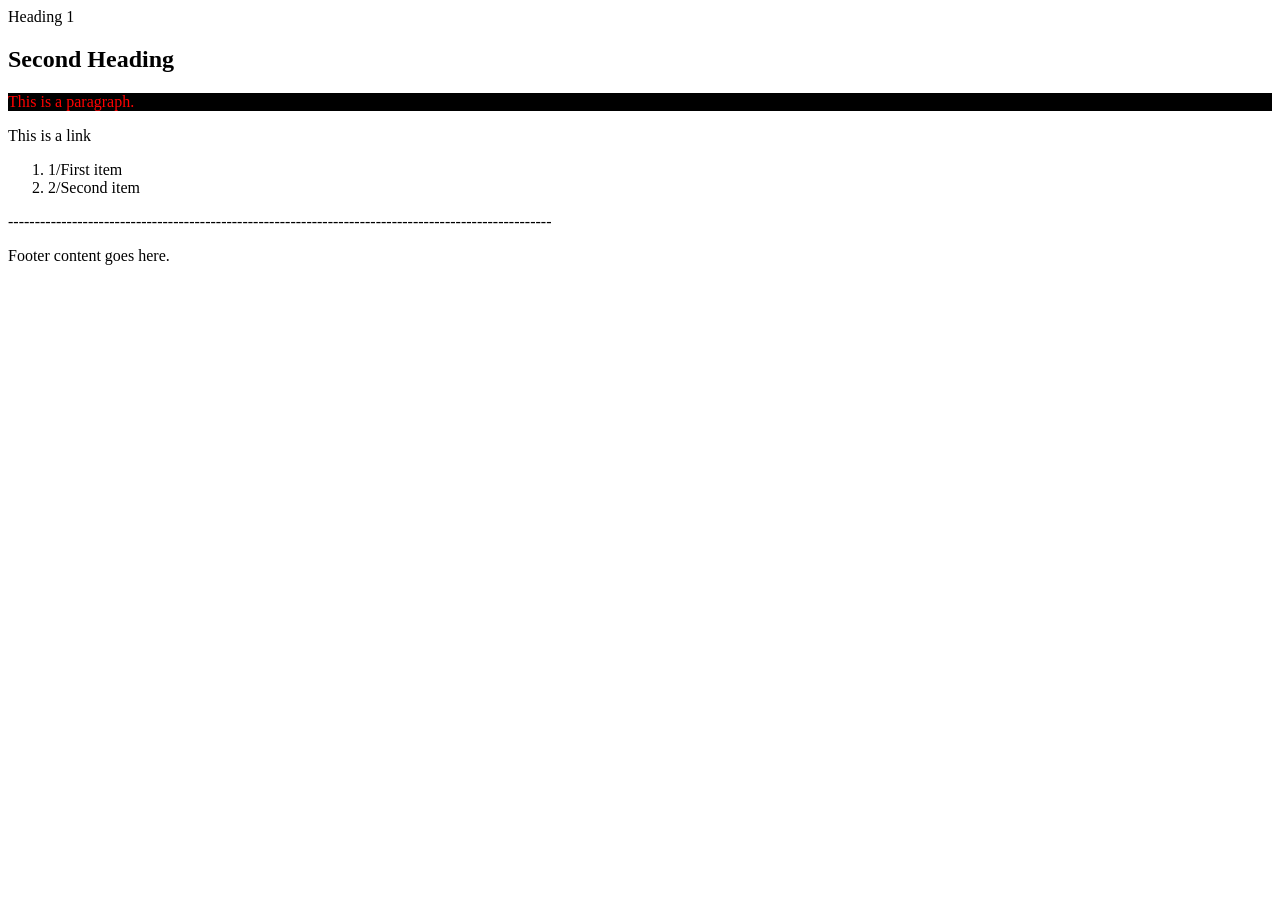
<file: day1/index.html>
<!DOCTYPE html>
<html lang="en">
<head>
    <meta charset="UTF-8">
    <meta name="viewport" content="width=device-width, initial-scale=1.0">
    <title>Document</title>
</head>
<body>
    <h>Heading 1</h>
    <h2>Second Heading</h2>

    <p style="color: red; background-color: black;">This is a paragraph.</p>
    <a herf="https://www.example.com" target="_blank">This is a link</a>
    <ol>
        <li>1/First item</li>
        <li>2/Second item</li>
    </ol>
    <p>------------------------------------------------------------------------------------------------------</p>
</body>
<footer>
    <p>Footer content goes here.</p>
</footer>
</html>
</file>
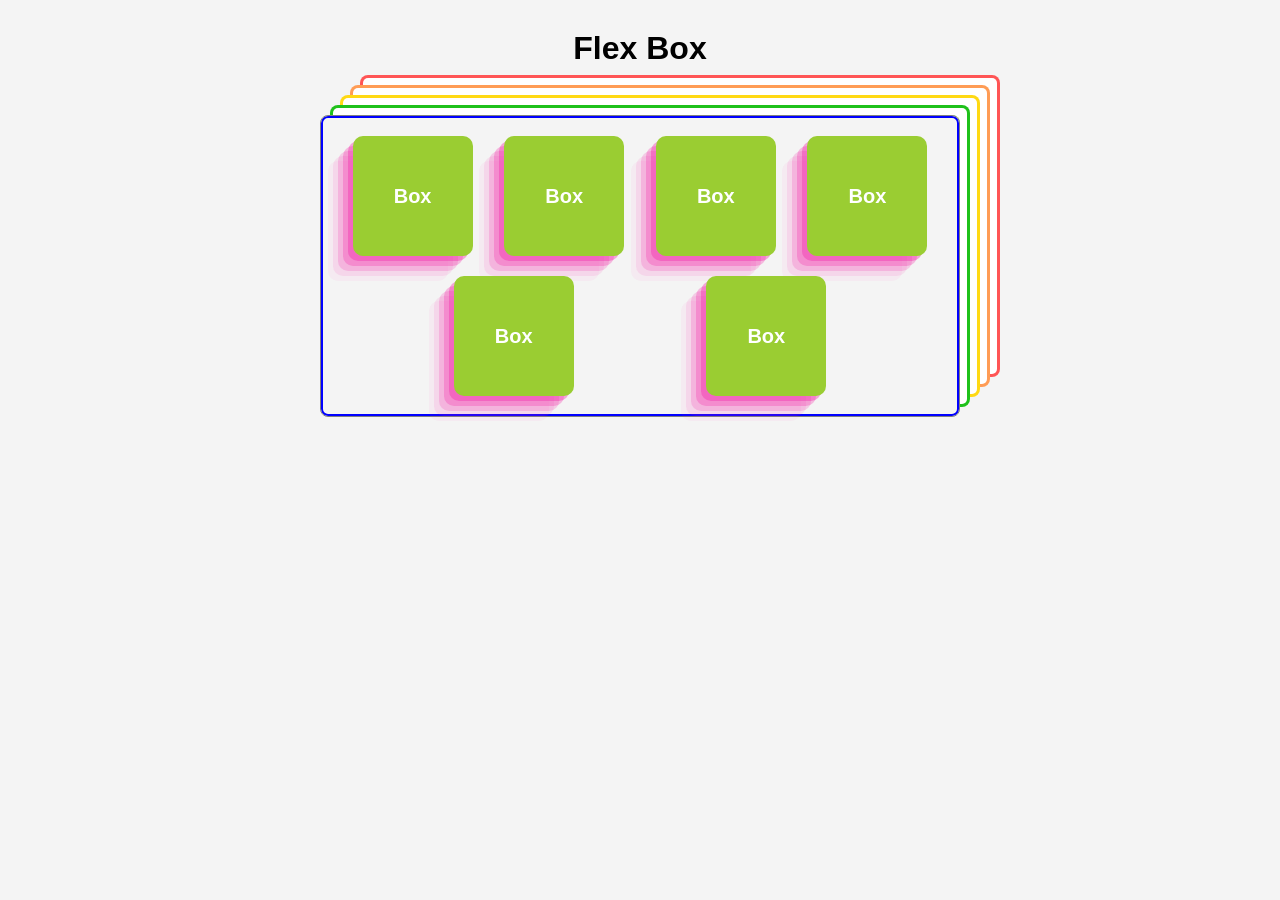
<file: day4/index.html>
<!DOCTYPE html>
<html lang="en">
<head>
    <meta charset="UTF-8">
    <meta name="viewport" content="width=device-width, initial-scale=1.0">
    <title>Flexbox Example</title>

    <style>
        * {
            margin: 0;
            padding: 0;
            box-sizing: border-box;
        }

        body {
            font-family: Arial, sans-serif;
            background-color: #f4f4f4;
        }

        h1 {
            text-align: center;
            margin: 30px 0;
        }

        .container {
            width: 50%;
            margin: auto;
            padding: 20px;
            border: 1px solid gray;
            border-radius: 8px;

            display: flex;
            flex-wrap: wrap;
            justify-content: space-evenly;
            gap: 20px;

            box-shadow: blue 0px 0px 0px 2px inset, rgb(255, 255, 255) 10px -10px 0px -3px, rgb(31, 193, 27) 10px -10px, rgb(255, 255, 255) 20px -20px 0px -3px, rgb(255, 217, 19) 20px -20px, rgb(255, 255, 255) 30px -30px 0px -3px, rgb(255, 156, 85) 30px -30px, rgb(255, 255, 255) 40px -40px 0px -3px, rgb(255, 85, 85) 40px -40px;
            

        }

        .child {
            width: 120px;
            height: 120px;

            display: flex;
            justify-content: center;
            align-items: center;

            background-color: yellowgreen;
            border-radius: 10px;
            color: white;
            font-size: 20px;
            font-weight: bold;

            box-shadow:
                rgba(240, 46, 170, 0.4) -5px 5px,
                rgba(240, 46, 170, 0.3) -10px 10px,
                rgba(240, 46, 170, 0.2) -15px 15px,
                rgba(240, 46, 170, 0.1) -20px 20px,
                rgba(240, 46, 170, 0.05) -25px 25px;
        }
    </style>
</head>

<body>

    <h1>Flex Box</h1>

    <br>

    <div class="container">
        <div class="child">Box</div>
        <div class="child">Box</div>
        <div class="child">Box</div>
        <div class="child">Box</div>
        <div class="child">Box</div>
        <div class="child">Box</div>
    </div>

</body>
</html>
</file>
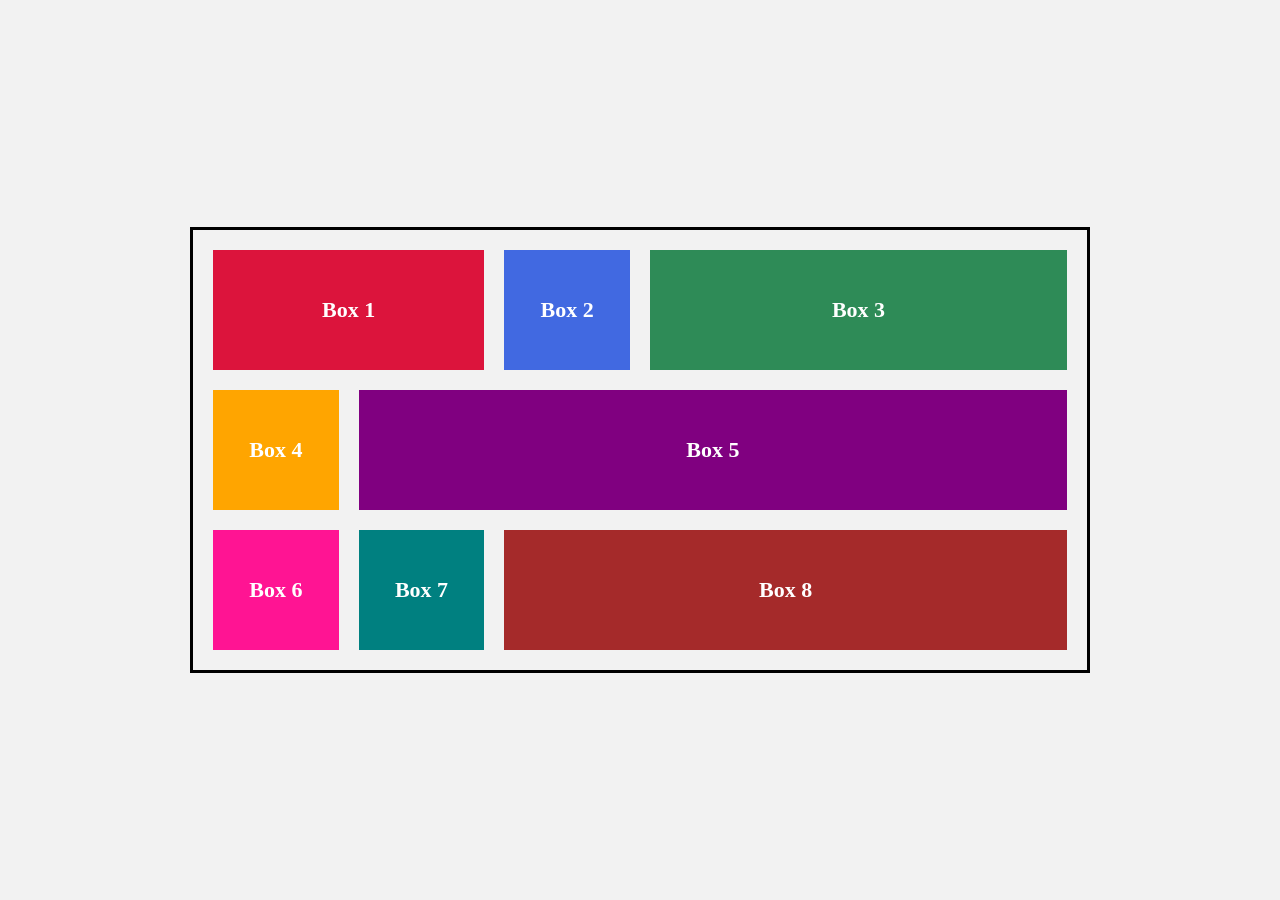
<file: day5/index.html>
<!DOCTYPE html>
<html lang="en">
<head>
    <meta charset="UTF-8">
    <meta name="viewport" content="width=device-width, initial-scale=1.0">
    <title>Grid Layout</title>
     <link rel="stylesheet" href="index.css">
</head>
<body>

<div id="parent">
    <div id="child1">Box 1</div>
    <div id="child2">Box 2</div>
    <div id="child3">Box 3</div>
    <div id="child4">Box 4</div>
    <div id="child5">Box 5</div>
    <div id="child6">Box 6</div>
    <div id="child7">Box 7</div>
    <div id="child8">Box 8</div>
</div>

</body>
</html>
</file>
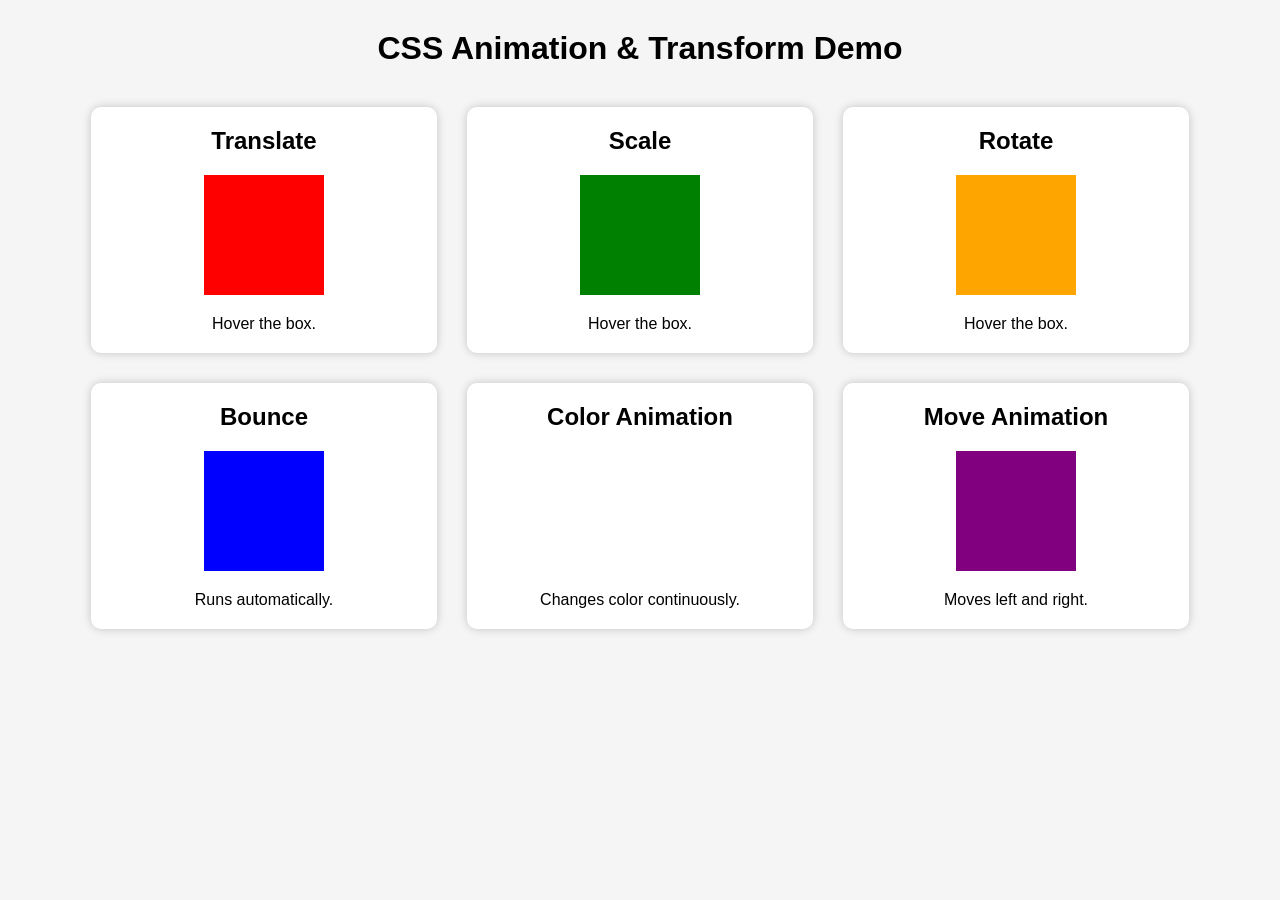
<file: day7/index.html>
<!DOCTYPE html>
<html lang="en">
<head>
<meta charset="UTF-8">
<meta name="viewport" content="width=device-width, initial-scale=1.0">
<title>CSS Animation Demo</title>
<link rel="stylesheet" href="style.css">

</head>

<body>

<h1>CSS Animation & Transform Demo</h1>

<div class="container">

<div class="card">
<h2>Translate</h2>
<div class="box translate"></div>
<p>Hover the box.</p>
</div>

<div class="card">
<h2>Scale</h2>
<div class="box scale"></div>
<p>Hover the box.</p>
</div>

<div class="card">
<h2>Rotate</h2>
<div class="box rotate"></div>
<p>Hover the box.</p>
</div>

<div class="card">
<h2>Bounce</h2>
<div class="box bounce"></div>
<p>Runs automatically.</p>
</div>

<div class="card">
<h2>Color Animation</h2>
<div class="box color"></div>
<p>Changes color continuously.</p>
</div>

<div class="card">
<h2>Move Animation</h2>
<div class="box move"></div>
<p>Moves left and right.</p>
</div>

</div>

</body>
</html>
</file>
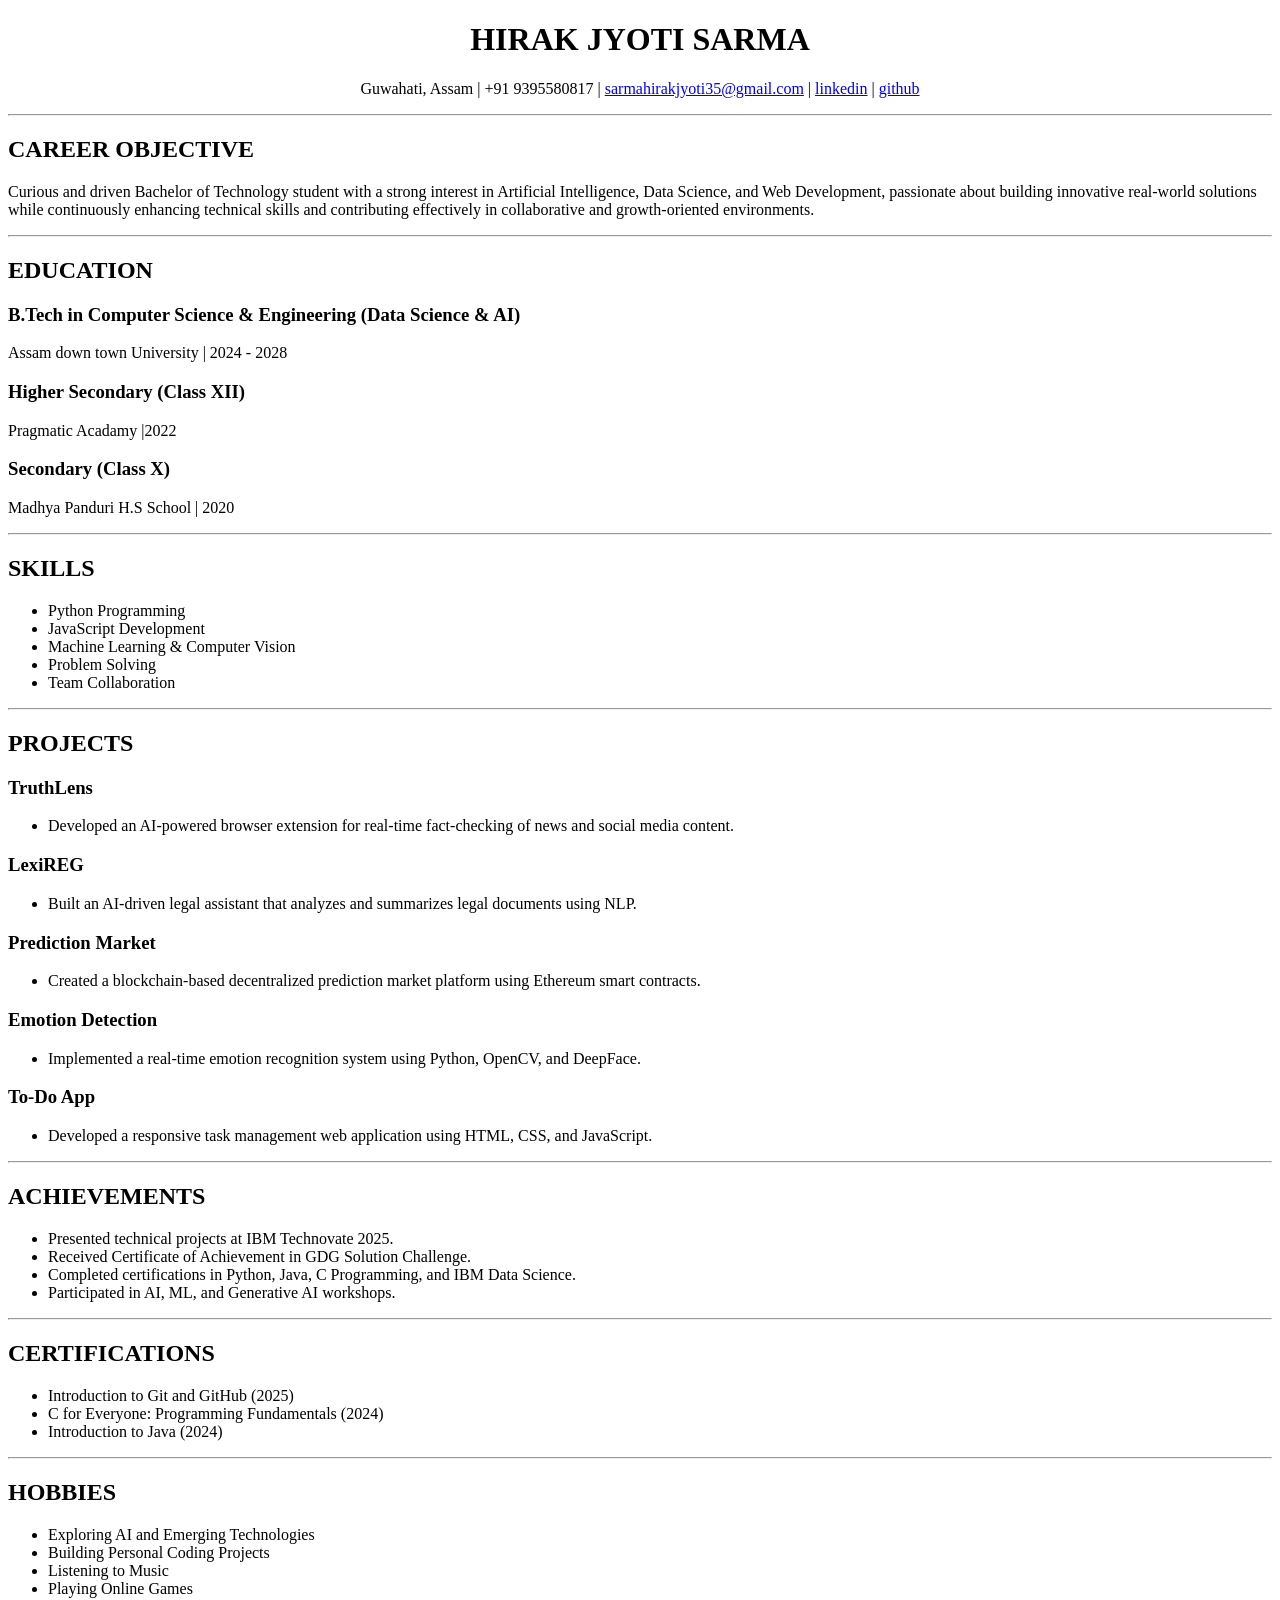
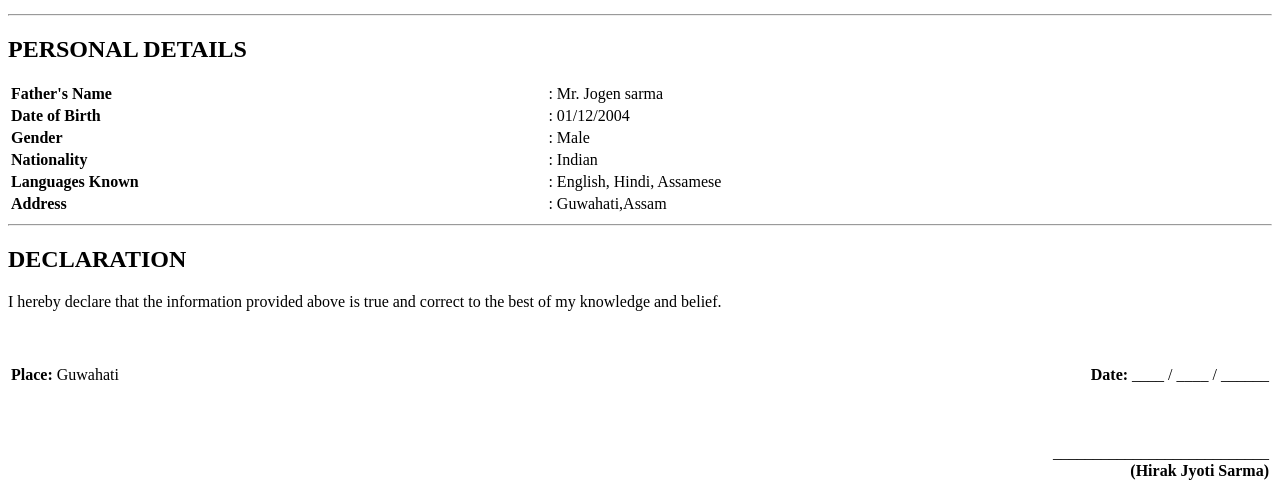
<file: day2/resume.html>
<!DOCTYPE html>
<html lang="en">
<head>
    <meta charset="UTF-8">
    <meta name="viewport" content="width=device-width, initial-scale=1.0">
    <title>Resume</title>
</head>
<body>

    <center>
        <h1>HIRAK JYOTI SARMA</h1>
        <p>
            Guwahati, Assam |
            +91 9395580817 |
            <a href="sarmahirakjyoti35@gmail.com" target="_blank">sarmahirakjyoti35@gmail.com</a> |
            <a href="https://www.linkedin.com/in/hirak-jyoti-sarma-06604a267/" target="_blank">linkedin</a> |
            <a href=" https://github.com/Hirak505" target="_blank">github</a>
        </p>
    </center>

    <hr>

    
    <h2>CAREER OBJECTIVE</h2>
    <p>
        Curious and driven Bachelor of Technology student with a strong interest
        in Artificial Intelligence, Data Science, and Web Development, passionate
        about building innovative real-world solutions while continuously
        enhancing technical skills and contributing effectively in collaborative
        and growth-oriented environments.
    </p>

    <hr>

    
    <h2>EDUCATION</h2>

    <h3>B.Tech in Computer Science & Engineering (Data Science & AI)</h3>
    <p>Assam down town University | 2024 - 2028</p>

    <h3>Higher Secondary (Class XII)</h3>
    <p>Pragmatic Acadamy                                |2022</p>

    <h3>Secondary (Class X)</h3>
    <p>Madhya Panduri H.S School | 2020</p>

    <hr>

    <h2>SKILLS</h2>

    <ul>
        <li>Python Programming</li>
        <li>JavaScript Development</li>
        <li>Machine Learning & Computer Vision</li>
        <li>Problem Solving</li>
        <li>Team Collaboration</li>
    </ul>

    <hr>

   
    <h2>PROJECTS</h2>

    <h3>TruthLens</h3>
    <ul>
        <li>Developed an AI-powered browser extension for real-time fact-checking of news and social media content.</li>
    </ul>

    <h3>LexiREG</h3>
    <ul>
        <li>Built an AI-driven legal assistant that analyzes and summarizes legal documents using NLP.</li>
    </ul>

    <h3>Prediction Market</h3>
    <ul>
        <li>Created a blockchain-based decentralized prediction market platform using Ethereum smart contracts.</li>
    </ul>

    <h3>Emotion Detection</h3>
    <ul>
        <li>Implemented a real-time emotion recognition system using Python, OpenCV, and DeepFace.</li>
    </ul>

    <h3>To-Do App</h3>
    <ul>
        <li>Developed a responsive task management web application using HTML, CSS, and JavaScript.</li>
    </ul>

    <hr>

   
    <h2>ACHIEVEMENTS</h2>

    <ul>
        <li>Presented technical projects at IBM Technovate 2025.</li>
        <li>Received Certificate of Achievement in GDG Solution Challenge.</li>
        <li>Completed certifications in Python, Java, C Programming, and IBM Data Science.</li>
        <li>Participated in AI, ML, and Generative AI workshops.</li>
    </ul>

    <hr>

   
    <h2>CERTIFICATIONS</h2>

    <ul>
        <li>Introduction to Git and GitHub (2025)</li>
        <li>C for Everyone: Programming Fundamentals (2024)</li>
        <li>Introduction to Java (2024)</li>
    </ul>

    <hr>

  
    <h2>HOBBIES</h2>

    <ul>
        <li>Exploring AI and Emerging Technologies</li>
        <li>Building Personal Coding Projects</li>
        <li>Listening to Music</li>
        <li>Playing Online Games</li>
    </ul>

</body>
<footer>
    <hr>

<h2>PERSONAL DETAILS</h2>

<table width="100%">
    <tr>
        <td><strong>Father's Name</strong></td>
        <td>: Mr. Jogen sarma</td>
    </tr>

    <tr>
        <td><strong>Date of Birth</strong></td>
        <td>: 01/12/2004</td>
    </tr>

    <tr>
        <td><strong>Gender</strong></td>
        <td>: Male</td>
    </tr>

    <tr>
        <td><strong>Nationality</strong></td>
        <td>: Indian</td>
    </tr>

    <tr>
        <td><strong>Languages Known</strong></td>
        <td>: English, Hindi, Assamese</td>
    </tr>

    <tr>
        <td><strong>Address</strong></td>
        <td>: Guwahati,Assam</td>
    </tr>
</table>

<hr>


<h2>DECLARATION</h2>

<p>
    I hereby declare that the information provided above is true and correct
    to the best of my knowledge and belief.
</p>

<br><br>

<table width="100%">
    <tr>
        <td>
            <strong>Place:</strong> Guwahati
        </td>

        <td align="right">
            <strong>Date:</strong> ____ / ____ / ______
        </td>
    </tr>
</table>

<br><br><br>

<table width="100%">
    <tr>
        <td></td>

        <td align="right">
            ___________________________<br>
            <strong>(Hirak Jyoti Sarma)</strong>
        </td>
    </tr>
</table>
</footer>
</html>
</file>
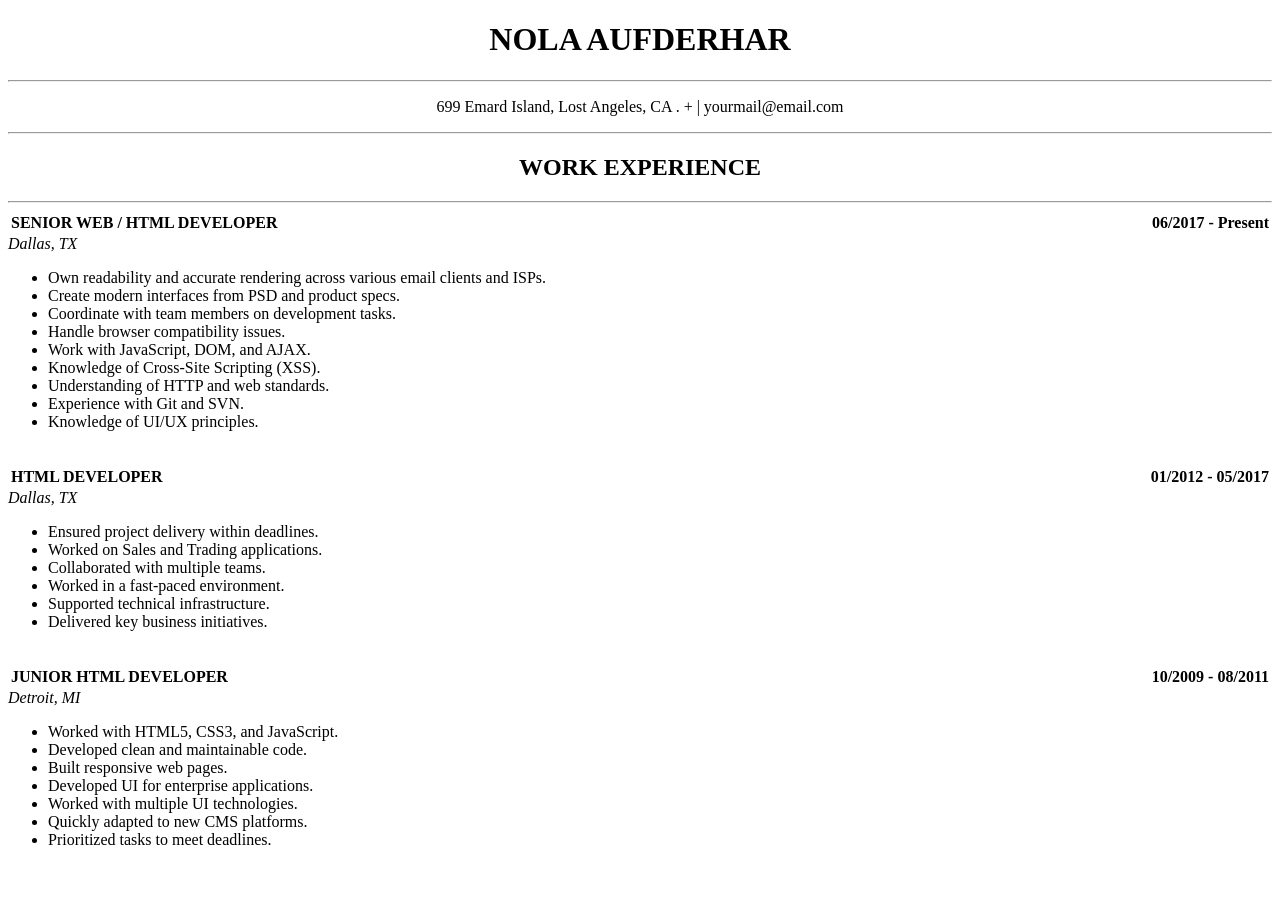
<file: day2/resume2.html>
<!DOCTYPE html>
<html lang="en">
<head>
    <meta charset="UTF-8">
    <title>Resume</title>
</head>
<body>

    <center>
        <h1>NOLA AUFDERHAR</h1>
        <hr size="2">
        <p>
            699 Emard Island, Lost Angeles, CA .
            + |
            yourmail@email.com
        </p>
        <hr size="2">
    </center>

    <center>
        <h2>WORK EXPERIENCE</h2>
    </center>

    <hr>

    <table width="100%">
        <tr>
            <td><b>SENIOR WEB / HTML DEVELOPER</b></td>
            <td align="right"><b>06/2017 - Present</b></td>
        </tr>
    </table>

    <i>Dallas, TX</i>

    <ul>
        <li>Own readability and accurate rendering across various email clients and ISPs.</li>
        <li>Create modern interfaces from PSD and product specs.</li>
        <li>Coordinate with team members on development tasks.</li>
        <li>Handle browser compatibility issues.</li>
        <li>Work with JavaScript, DOM, and AJAX.</li>
        <li>Knowledge of Cross-Site Scripting (XSS).</li>
        <li>Understanding of HTTP and web standards.</li>
        <li>Experience with Git and SVN.</li>
        <li>Knowledge of UI/UX principles.</li>
    </ul>

    <br>

    <table width="100%">
        <tr>
            <td><b>HTML DEVELOPER</b></td>
            <td align="right"><b>01/2012 - 05/2017</b></td>
        </tr>
    </table>

    <i>Dallas, TX</i>

    <ul>
        <li>Ensured project delivery within deadlines.</li>
        <li>Worked on Sales and Trading applications.</li>
        <li>Collaborated with multiple teams.</li>
        <li>Worked in a fast-paced environment.</li>
        <li>Supported technical infrastructure.</li>
        <li>Delivered key business initiatives.</li>
    </ul>

    <br>

    <table width="100%">
        <tr>
            <td><b>JUNIOR HTML DEVELOPER</b></td>
            <td align="right"><b>10/2009 - 08/2011</b></td>
        </tr>
    </table>

    <i>Detroit, MI</i>

    <ul>
        <li>Worked with HTML5, CSS3, and JavaScript.</li>
        <li>Developed clean and maintainable code.</li>
        <li>Built responsive web pages.</li>
        <li>Developed UI for enterprise applications.</li>
        <li>Worked with multiple UI technologies.</li>
        <li>Quickly adapted to new CMS platforms.</li>
        <li>Prioritized tasks to meet deadlines.</li>
    </ul>

</body>
</html>
</file>
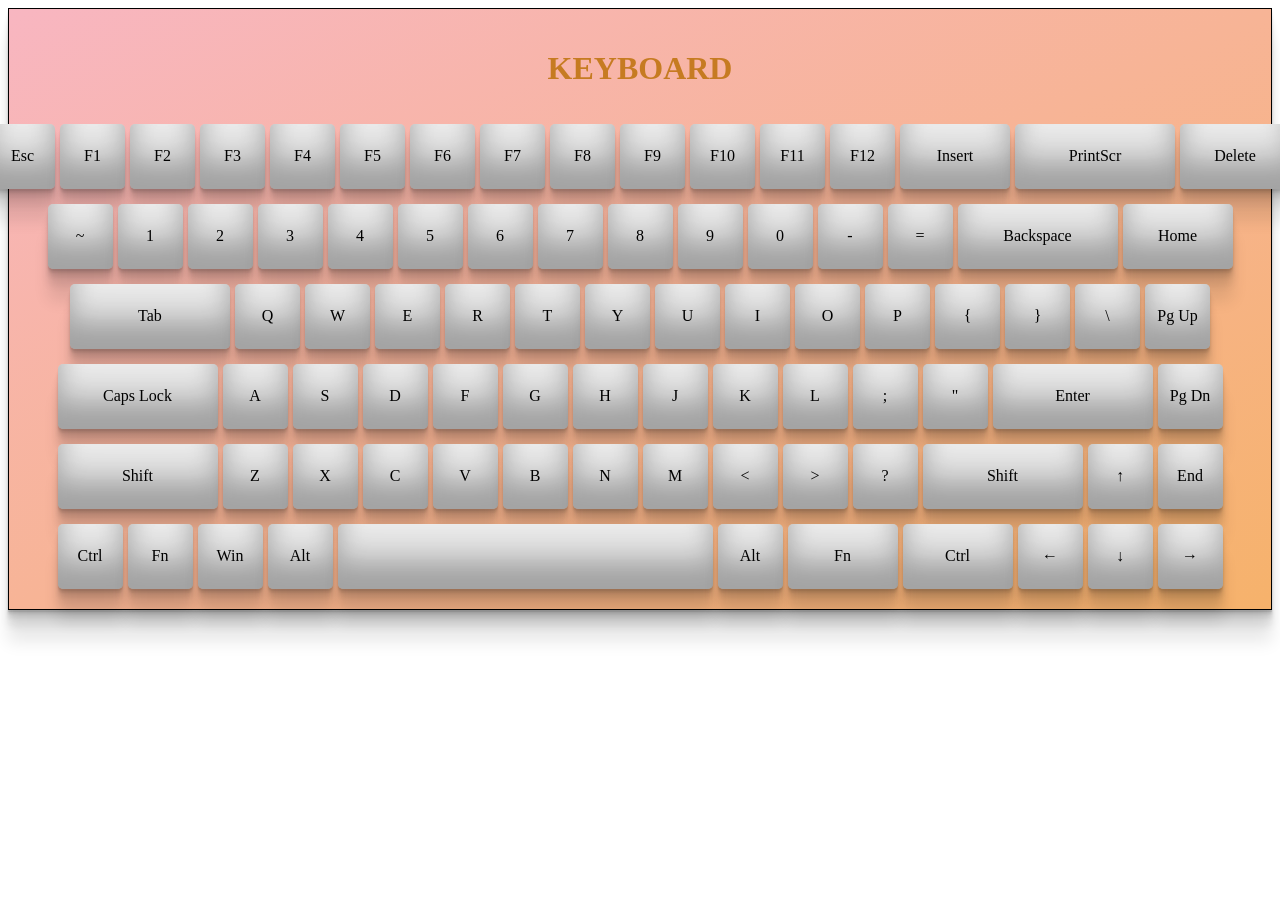
<file: day4/assignment1.html>
<!DOCTYPE html>
<html lang="en">
<head>
    <meta charset="UTF-8">
    <meta name="viewport" content="width=device-width, initial-scale=1.0">
    <title>Assignment</title>
    <style>
        .container {
            display : flex;
            justify-content : center;
            align-items : center;
            flex-direction : column;
            padding: 20px;
            background: linear-gradient(to bottom right, #f8b6c1, #f6b26b);
             gap: 15px; 
             border : 1px solid #000;
           box-shadow: rgba(0, 0, 0, 0.09) 0px 2px 1px, rgba(0, 0, 0, 0.09) 0px 4px 2px, rgba(0, 0, 0, 0.09) 0px 8px 4px, rgba(0, 0, 0, 0.09) 0px 16px 8px, rgba(0, 0, 0, 0.09) 0px 32px 16px;
        }
        .row{
            display:flex;
            gap:5px;
            }
        h1{
            color:rgb(198,123,33);
        }
        
        .key{
            width: 65px;
            height: 65px;
            background-color : rgb(255, 255, 255);
            justify-content : center;
            align-items : center;
            display : flex;
            border-radius : 5px;

            box-shadow: rgba(0, 0, 0, 0.17) 0px -23px 25px 0px inset, rgba(0, 0, 0, 0.15) 0px -36px 30px 0px inset, rgba(0, 0, 0, 0.1) 0px -79px 40px 0px inset, rgba(0, 0, 0, 0.06) 0px 2px 1px, rgba(0, 0, 0, 0.09) 0px 4px 2px, rgba(0, 0, 0, 0.09) 0px 8px 4px, rgba(0, 0, 0, 0.09) 0px 16px 8px, rgba(0, 0, 0, 0.09) 0px 32px 16px;
        }
        .wide{
            width:110px;
        }   

        .extra-wide{
             width:160px;
        }

        .space{
             width:375px;
        }

    </style>
</head>
<body>
    <div class ="container">
        <h1>KEYBOARD</h1>
         

        <div class="row">
             <div class="key">Esc</div>
             <div class="key">F1</div>
             <div class="key">F2</div>
             <div class="key">F3</div>
             <div class="key">F4</div>
             <div class="key">F5</div>
             <div class="key">F6</div>
             <div class="key">F7</div>
             <div class="key">F8</div>
             <div class="key">F9</div>
             <div class="key">F10</div>
             <div class="key">F11</div>
             <div class="key">F12</div>
             <div class="key wide">Insert</div>
             <div class="key extra-wide">PrintScr</div>
             <div class="key wide">Delete</div>
        </div>
        <div class="row">
             <div class="key">~</div>
             <div class="key">1</div>
             <div class="key">2</div>
             <div class="key">3</div>
             <div class="key">4</div>
             <div class="key">5</div>
             <div class="key">6</div>
             <div class="key">7</div>
             <div class="key">8</div>
             <div class="key">9</div>
             <div class="key">0</div>
             <div class="key">-</div>
             <div class="key">=</div>
             <div class="key extra-wide">Backspace</div>
             <div class="key wide">Home</div>
        </div>
        <div class="row">
             <div class="key extra-wide">Tab</div>
             <div class="key">Q</div>
             <div class="key">W</div>
             <div class="key">E</div>
             <div class="key">R</div>
             <div class="key">T</div>
             <div class="key">Y</div>
             <div class="key">U</div>
             <div class="key">I</div>
             <div class="key">O</div>
             <div class="key">P</div>
             <div class="key">{</div>
             <div class="key">}</div>
             <div class="key">\</div>
             <div class="key">Pg Up</div>
        </div>
        <div class="row">
             <div class="key extra-wide">Caps Lock</div>
             <div class="key">A</div>
             <div class="key">S</div>
             <div class="key">D</div>
             <div class="key">F</div>
             <div class="key">G</div>
             <div class="key">H</div>
             <div class="key">J</div>
             <div class="key">K</div>
             <div class="key">L</div>
             <div class="key">;</div>
             <div class="key">"</div>
             <div class="key extra-wide">Enter</div>
             <div class="key">Pg Dn</div>
        </div>
        <div class="row">
             <div class="key extra-wide">Shift</div>
             <div class="key">Z</div>
             <div class="key">X</div>
             <div class="key">C</div>
             <div class="key">V</div>
             <div class="key">B</div>
             <div class="key">N</div>
             <div class="key">M</div>
             <div class="key"><</div>
             <div class="key">></div>
             <div class="key">?</div>
             <div class="key extra-wide">Shift</div>
             <div class="key">↑</div>
             <div class="key">End</div>
        </div>
        <div class="row">
             <div class="key">Ctrl</div>
             <div class="key">Fn</div>
             <div class="key">Win</div>
             <div class="key">Alt</div>
             <div class="key space"></div>
             <div class="key">Alt</div>
             <div class="key wide">Fn</div>
             <div class="key wide">Ctrl</div>
             <div class="key">←</div>
             <div class="key">↓</div>
             <div class="key">→</div>
        </div>


    </div>
   
    
</body>
</html>
</file>
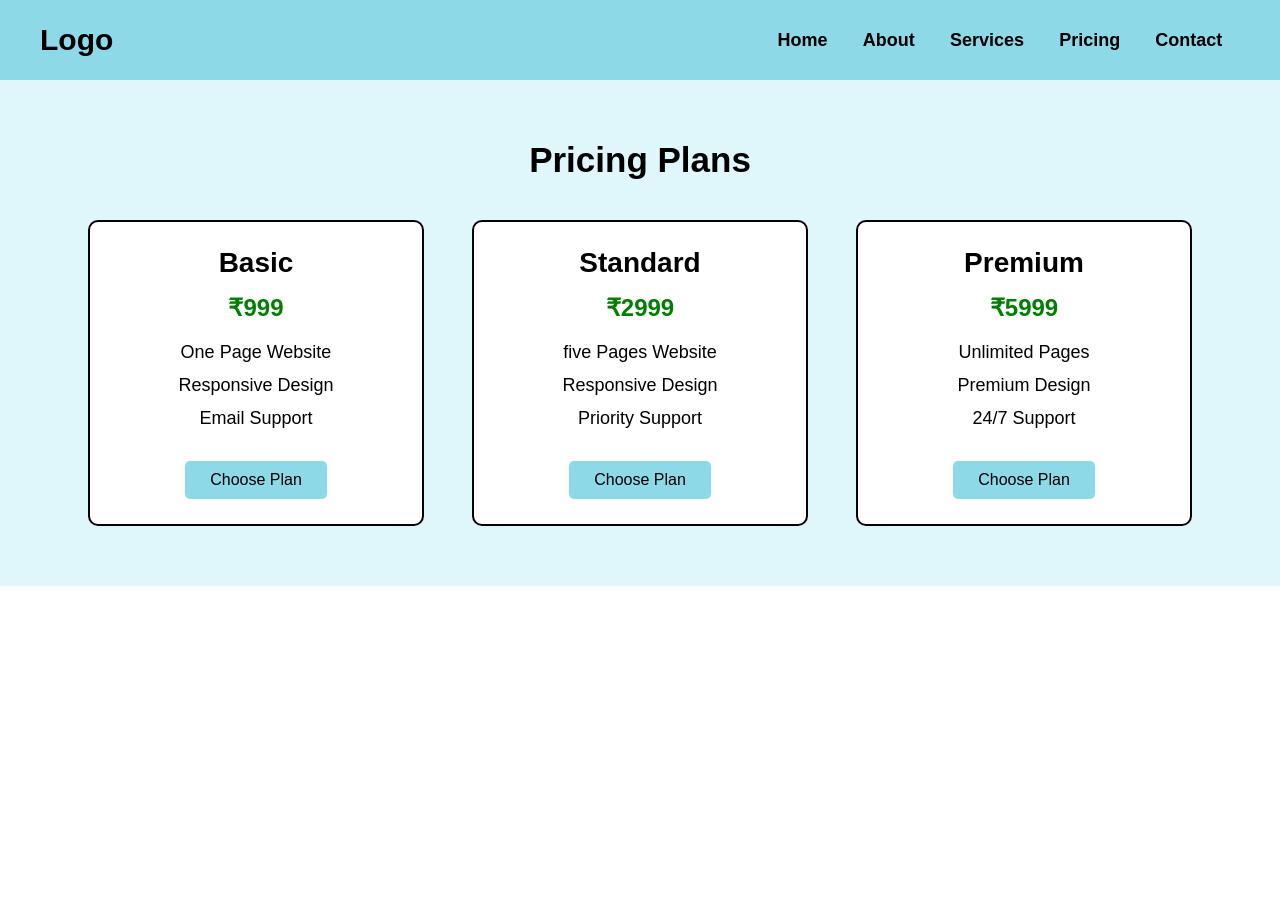
<file: day6/Pricing.html>
<DOCTYPE html>
 <html lang="en">
 <head>
    <meta charset="UTF-8">
    <meta name="viewport" content="width=device-width, initial-scale=1.0">
    <title>Document</title>
      <link rel="stylesheet" href="style.css">
    
 </head>
 <body>
    <nav>
        <div id="logo">
            <h2>Logo</h2>
        </div>

        <div id="menu">
            <a href="index.html">Home</a>
            <a href="About.html">About</a>
            <a href="Services.html">Services</a>
            <a href="Pricing.html">Pricing</a>
            <a href="Contact.html">Contact</a>

        </div>
    </nav>
     <section id="pricing">
        <h2>Pricing Plans</h2>

        <div class="price-container">

            <div class="card">
                <h3>Basic</h3>
                <h1>₹999</h1>
                <p> One Page Website</p>
                <p> Responsive Design</p>
                <p> Email Support</p>
                <button>Choose Plan</button>
            </div>

            <div class="card">
                <h3>Standard</h3>
                <h1>₹2999</h1>
                <p>five Pages Website</p>
                <p>Responsive Design</p>
                <p>Priority Support</p>
                <button>Choose Plan</button>
            </div>

            <div class="card">
                <h3>Premium</h3>
                <h1>₹5999</h1>
                <p> Unlimited Pages</p>
                <p>Premium Design</p>
                <p> 24/7 Support</p>
                <button>Choose Plan</button>
            </div>

        </div>
    </section>
    
 </body>
 </html>
</file>
<file: day5/index.css>
*{
    margin: 0;
    padding: 0;
    box-sizing: border-box;
}

body{
    display: flex;
    justify-content: center;
    align-items: center;
    min-height: 100vh;
    background: #f2f2f2;
}

#parent{
    width: 900px;
    padding: 20px;
    border: 3px solid black;

    display: grid;
    gap: 20px;

    grid-template-columns: repeat(6, 1fr);

    grid-template-areas:
    "box1 box1 box2 box3 box3 box3"
    "box4 box5 box5 box5 box5 box5"
    "box6 box7 box8 box8 box8 box8";
}

#parent div{
    height: 120px;
    display: flex;
    justify-content: center;
    align-items: center;
    font-size: 22px;
    font-weight: bold;
    color: white;
}

#child1{
    grid-area: box1;
    background: crimson;
}

#child2{
    grid-area: box2;
    background: royalblue;
}

#child3{
    grid-area: box3;
    background: seagreen;
}

#child4{
    grid-area: box4;
    background: orange;
}

#child5{
    grid-area: box5;
    background: purple;
}

#child6{
    grid-area: box6;
    background: deeppink;
}

#child7{
    grid-area: box7;
    background: teal;
}

#child8{
    grid-area: box8;
    background: brown;
}
</file>
<file: day7/style.css>
*{
    margin:0;
    padding:0;
    box-sizing:border-box;
    font-family:Arial, Helvetica, sans-serif;
}

body{
    background:#f5f5f5;
    text-align:center;
    padding:30px;
}

h1{
    margin-bottom:40px;
    animation:textAnimation 2s ease-in-out;
}

.container{
    display:grid;
    grid-template-columns:repeat(3,1fr);
    gap:30px;
    width:90%;
    margin:auto;
}

.card{
    background:white;
    padding:20px;
    border-radius:10px;
    box-shadow:0 0 10px rgba(0,0,0,.2);
}

.box{
    width:120px;
    height:120px;
    margin:20px auto;
}



.translate{
    background:red;
    transition:transform 1s;
}

.translate:hover{
    transform:translateX(80px);
}



.scale{
    background:green;
    transition:0.5s;
}

.scale:hover{
    transform:scale(1.5);
}


.rotate{
    background:orange;
    transition:1s;
}

.rotate:hover{
    transform:rotate(360deg);
}



.bounce{
    background:blue;
    animation:bounce 2s infinite;
}

@keyframes bounce{

0%{
transform:translateY(0);
}

50%{
transform:translateY(-40px);
}

100%{
transform:translateY(0);
}

}



.color{
    animation:colorChange 4s infinite;
}

@keyframes colorChange{

0%{
background:red;
}

25%{
background:blue;
}

50%{
background:green;
}

75%{
background:orange;
}

100%{
background:red;
}

}



.move{
    background:purple;
    animation:move 3s infinite alternate;
}

@keyframes move{

from{
transform:translateX(0);
}

to{
transform:translateX(80px);
}

}



@keyframes textAnimation{

0%{
opacity:0;
transform:translateY(-30px);
}

100%{
opacity:1;
transform:translateY(0);
}

}

p{
    margin-top:15px;
}



@media(max-width:900px){

.container{
grid-template-columns:repeat(2,1fr);
}

}

@media(max-width:600px){

.container{
grid-template-columns:1fr;
}

body{
background:#eef8ff;
}

}
</file>
<file: day6/style.css>
*{
            margin:0;
            padding:0;
            box-sizing:border-box;
            font-family:Arial, Helvetica, sans-serif;
        }

        nav{
            width:100%;
            height:80px;
            background-color:#8dd9e8;
            display:flex;
            justify-content:space-between;
            align-items:center;
            padding:0 40px;
        }
        
        #logo h2{
            font-size:30px;
        }

        #menu{
            width:40%;
            display:flex;
            justify-content:space-around;
        }

        #menu a{
            text-decoration:none;
            color:black;
            font-size:18px;
            font-weight:bold;
        }
         #pricing{
            width:100%;
            padding:60px 40px;
            background-color:#dff6fb;
            text-align:center;
        }

        #pricing h2{
            font-size:35px;
            margin-bottom:40px;
        }

        .price-container{
            display:flex;
            justify-content:space-evenly;
            align-items:center;
        }

        .card{
            width:28%;
            background:white;
            border:2px solid black;
            border-radius:10px;
            padding:25px;
        }

        .card h3{
            margin-bottom:15px;
            font-size:28px;
        }

        .card h1{
            color:green;
            margin-bottom:20px;
        }

        .card p{
            margin:12px 0;
            font-size:18px;
        }

        .card button{
            margin-top:20px;
            padding:10px 25px;
            border:none;
            background:#8dd9e8;
            font-size:16px;
            cursor:pointer;
            border-radius:5px;
        }
        #gallery{
            width:100%;
            height:auto;
            display:flex;
            justify-content:space-evenly;
            align-items:center;
            flex-wrap:wrap;
            padding:40px 0;
        }

        #banner{
            width:100%;
            height:400px;
            display:flex;
            flex-direction:column;
            justify-content:center;
            align-items:center;
            background-color:#f5f5f5;
        }

        #banner h1{
            font-size:45px;
            margin-bottom:20px;
        }

        #banner p{
            font-size:20px;
        }

        #about{
            width:100%;
            padding:60px 40px;
            text-align:center;
            background-color:#ffffff;
        }

        #about h2{
            font-size:35px;
            margin-bottom:20px;
        }

        #about p{
            width:70%;
            margin:auto;
            font-size:18px;
            line-height:30px;
        }

        footer{
            width:100%;
            height:70px;
            background:#333;
            color:white;
            display:flex;
            justify-content:center;
            align-items:center;
        }
</file>
